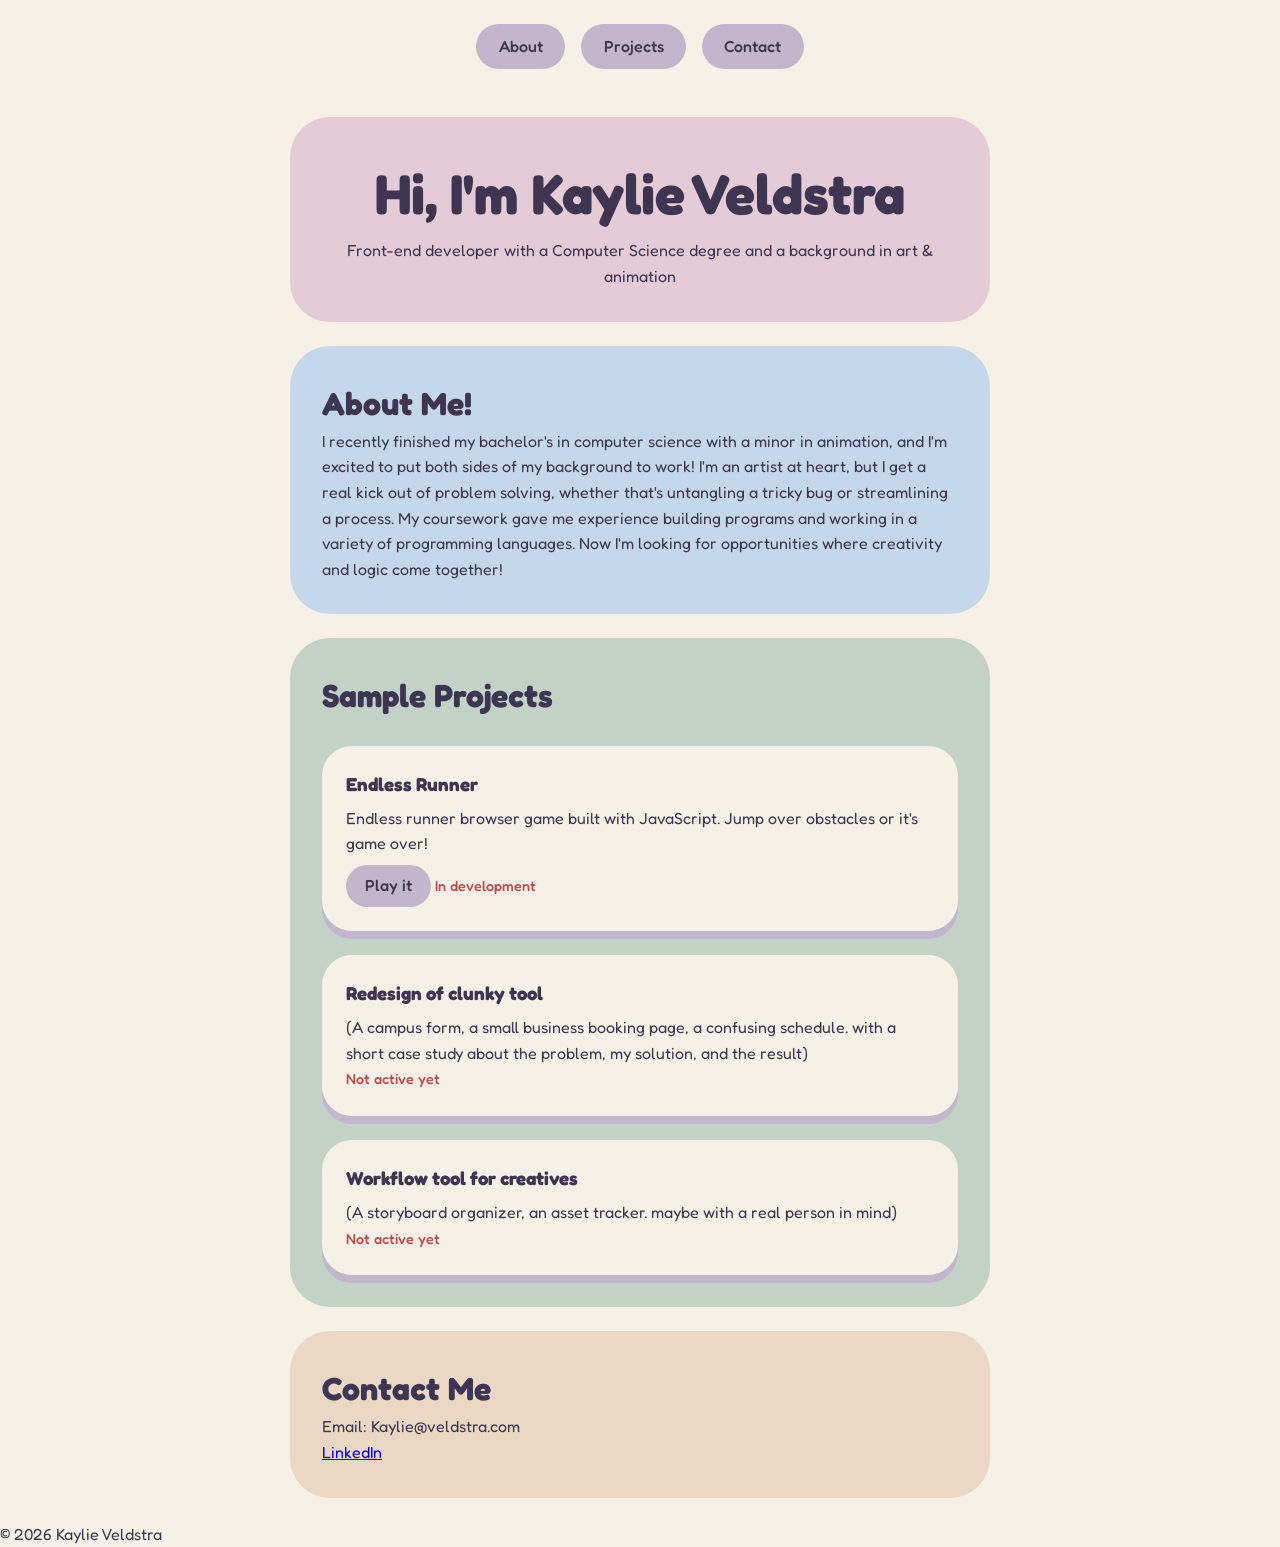
<file: index.html>
<!DOCTYPE html>
<html lang="en">
<head>
    <meta charset="UTF-8">
    <meta name="viewport" content="width=device-width, initial-scale=1.0">
    <title> Kaylie Veldstra | Developer</title>
    <link rel="preconnect" href="https://fonts.googleapis.com">
    <link rel="preconnect" href="https://fonts.gstatic.com" crossorigin>
    <link href="https://fonts.googleapis.com/css2?family=Fredoka:wght@400;500;600&display=swap" rel="stylesheet">
    <link rel="stylesheet" href="style.css">
</head>
<body>
    <header>
        <nav>
            <a href="#about">About</a>
            <a href="#projects">Projects</a>
            <a href="#contact">Contact</a>
        </nav>
    </header>
    <main>
        <section id="hero">
            <h1>Hi, I'm Kaylie Veldstra</h1>
            <p>Front-end developer with a Computer Science degree and a background in art & animation</p>
        </section>

        <section id="about">
            <h2>About Me!</h2>
            <p>I recently finished my bachelor's in computer science with a minor in 
                animation, and I'm excited to put both sides of my background to work! 
                I'm an artist at heart, but I get a real kick out of problem solving, 
                whether that's untangling a tricky bug or streamlining a process. My 
                coursework gave me experience building programs and working in a 
                variety of programming languages. Now I'm looking for opportunities 
                where creativity and logic come together!</p>
        </section>

        <section id="projects">
            <h2>Sample Projects</h2>
            <article>
                <h3>Endless Runner</h3>
                <p>Endless runner browser game built with JavaScript. Jump over obstacles or it's game over!</p>
                <a class="project-link" href="projects/runner/index.html">Play it</a>
                <span class="in-development">In development</span>
            </article>

            <article>
                <h3>Redesign of clunky tool</h3>
                <p>(A campus form, a small business booking page, a confusing schedule. with a short case study about the problem, my solution, and the result)</p>
                <span class="inactive-note">Not active yet</span>
            </article>

            <article>
                <h3>Workflow tool for creatives</h3>
                <p>(A storyboard organizer, an asset tracker. maybe with a real person in mind)</p>
                <span class="inactive-note">Not active yet</span>
            </article>
        </section>

        <section id="contact">
            <h2>Contact Me</h2>
            <p>Email: Kaylie@veldstra.com</p>
            <a href="https://www.linkedin.com/in/kveldstra/">LinkedIn</a>
        </section>
    </main>
    <footer>
        <p>&copy; 2026 Kaylie Veldstra</p>
    </footer>

    <script src="script.js"></script>
</body>
</html>
</file>
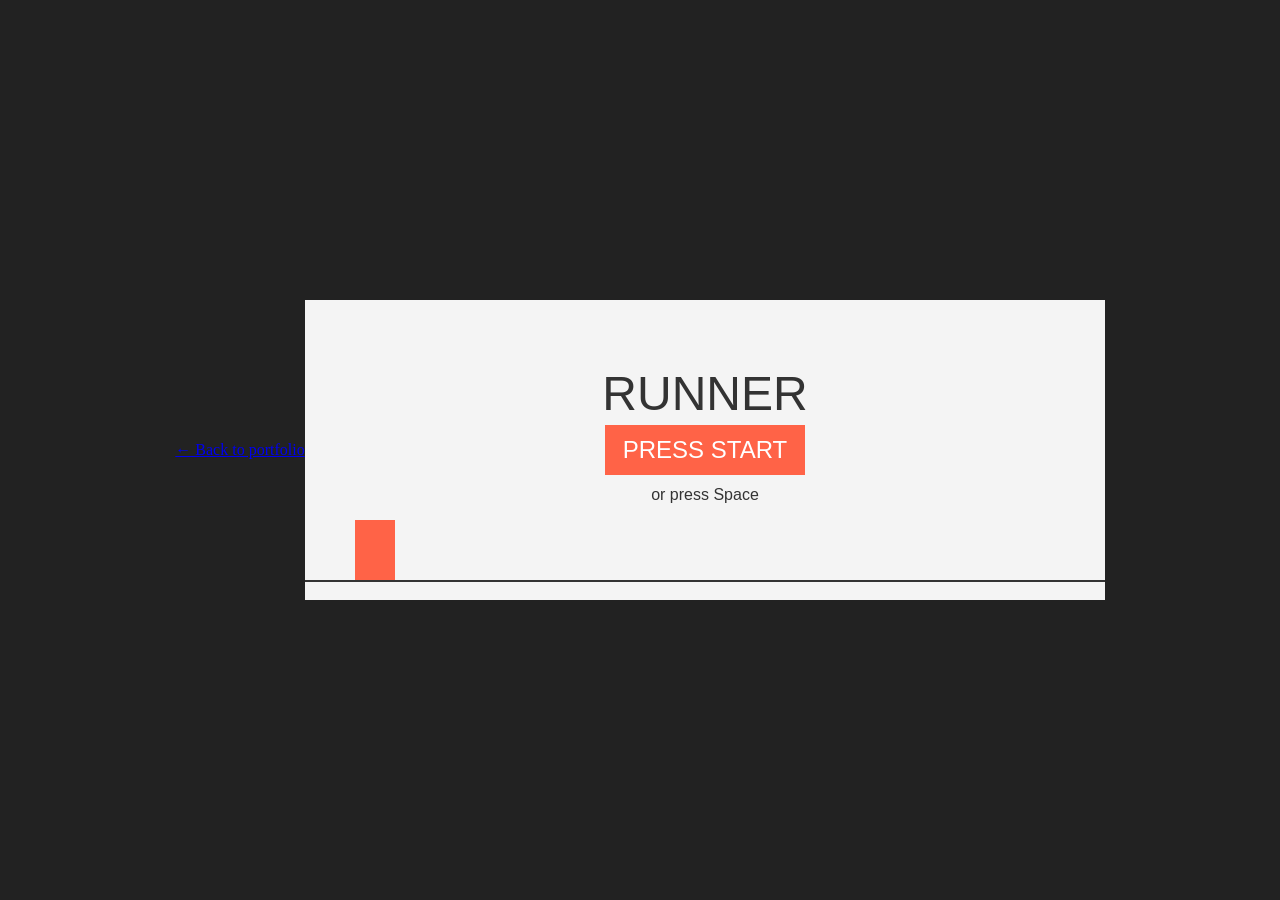
<file: projects/runner/index.html>
<!DOCTYPE html>
<html lang="en"> <!--english-->
<!--HEAD element contains metadata (data about data)-->
<head> 
  <meta charset="UTF-8"> <!--universal character encoding STANDARD-->
  <title>Runner</title> <!--TITLE element defines the tab @ top of brower, CHANGE to game name later--> 
  <!--STYLE element defines the basic styles for the page-->
  <!--"canvas" gives a blank background that everything will go on top of-->
  <style>
    body { margin: 0; background: #222; display: flex; justify-content: center; align-items: center; height: 100vh; }
    canvas { background: #f4f4f4; } 
  </style>
</head>
<body>
    <a href="../../index.html">← Back to portfolio</a>
    <canvas id="game" width="800" height="300"></canvas>
    <script src="game.js"></script>
</body>
</html>
</file>
<file: style.css>
/*variables to switch out colors easier*/
:root {
    --bg: #f7f0e6;
    --pink: #e4cbd5;
    --blue: #c5d7ea;
    --lavender: #c3b6cc;
    --green: #c3d2c6;
    --yellow: #ead7c4;
    --text: #3d3552;
    --alert: #b84a4a;
    --font: "Fredoka", sans-serif;
}

/*basic css composition*/
* {
    box-sizing: border-box;
    margin: 0;
    padding: 0;
}

body {
    font-family: var(--font);
    background: var(--bg);
    color: var(--text);
    line-height: 1.6;
}

nav {
    display: flex;
    justify-content: center;
    gap: 1rem;
    padding: 1.5rem;
    /*nav pills wrap instead of squishing on a narrow phone*/
    flex-wrap: wrap;
}

nav a {
    background: var(--lavender);
    color: var(--text);
    text-decoration: none;
    padding: 0.6rem 1.4rem;
    border-radius: 999px;
    font-weight: 500;
}

nav a:hover {
    background: var(--pink);
}

section {
    max-width: 700px;
    border-radius: 40px;
    padding: clamp(1.25rem, 4vw, 2rem);
    margin: 1.5rem auto;
    width: calc(100% - 2rem);
}

#hero {
    background: var(--pink);
    text-align: center;
}

#about {
    background: var(--blue);
}

#projects {
    background-color: var(--green);
}

#contact {
    background: var(--yellow);
}

/*bubble project cards*/
article {
    background: var(--bg);
    padding: 1.5rem;
    border-radius: 30px;
    margin-top: 1.5rem;
    box-shadow: 0 8px 0 var(--lavender);
    transition: transform 0.2s;
}

article h3 {
    margin-bottom: 0.4rem;
}

.inactive-note {
    color: var(--alert);
    font-weight: 500;
    font-size: 0.9rem;
}

.in-development {
    color: var(--alert);
    font-weight: 500;
    font-size: 0.9rem;
}

.project-link {
    display: inline-block;
    margin-top: 0.5rem;
    background: var(--lavender);
    color: var(--text);
    text-decoration: none;
    padding: 0.5rem 1.2rem;
    border-radius: 999px;
    font-weight: 500;
}

.project-link:hover {
    background: var(--pink);
}

/*bounce animation when you hover over a project card*/
article:hover { transform: translateY(-4px); }

/*make sizing flexible*/
h1 {
    font-size: clamp(2rem, 6vw, 3.5rem);
}

h2 {
    font-size: clamp(1.5rem, 4vw, 2rem);
}

/*when the screen is 600px wide or narrower, use these rules instead*/
@media (max-width: 600px) {
    nav a {
        padding: 0.5rem 1rem;
        font-size: 0.9rem;
    }

    article {
        border-radius: 24px;
    }
}

/*floating title animation*/
@keyframes float {
    0%, 100% {
        transform: translateY(0);
    }
    50% {
        transform: translateY(-8px);
    }
}

#hero h1 {
    animation: float 3s ease-in-out infinite;
}

/*sets up "hidden" and "shifted down" states for the sections. 
"transition" animates between the two*/
.reveal {
    opacity: 0;
    transform: translateY(50px);
    transition: opacity 0.6s ease, transform 0.6s ease;
}

.reveal.visible {
    opacity: 1;
    transform: none;
}

/*all cards fade in together*/
.reveal article {
    opacity: 0;
    transition: opacity 0.6s ease, transform 0.2s ease;
}

.reveal.visible article{
    opacity: 1;
}

/*give each card a staggering delay*/
.reveal.visible article:nth-of-type(1) {
    transition: opacity 0.6s ease 0.1s, transform 0.2s ease;
}

.reveal.visible article:nth-of-type(2) {
    transition: opacity 0.6s ease 0.3s, transform 0.2s ease;
}

.reveal.visible article:nth-of-type(3) {
    transition: opacity 0.6s ease 0.5s, transform 0.2s ease;
}

/*reduce motion setting, for those who dislike motion*/
@media (prefers-reduced-motion: reduce) {
    #hero h1 {
        animation: none;
    }

    .reveal,
    .reveal article,
    .reveal.visible article:nth-of-type(n) {
        transition: none;
    }
}
</file>
